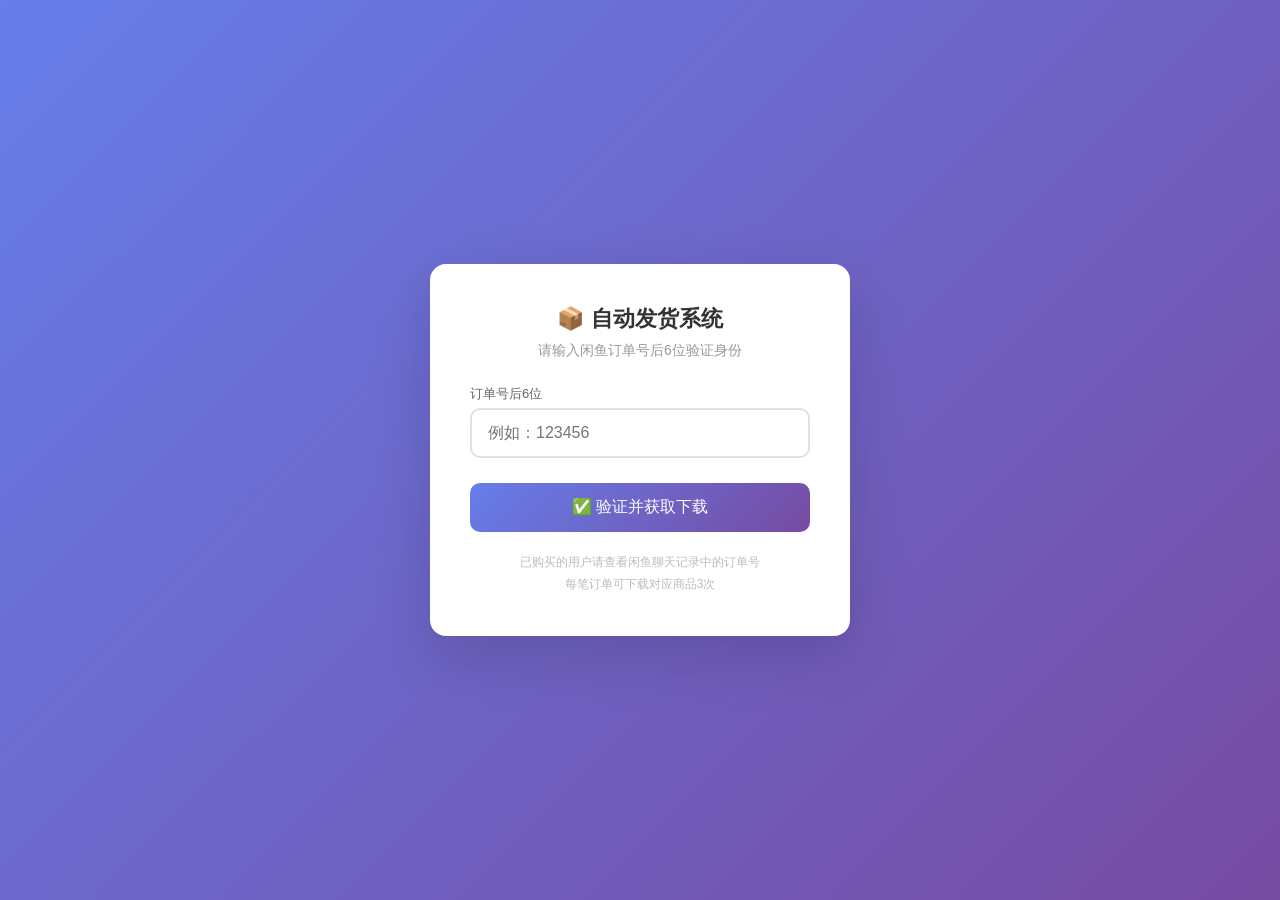
<file: index.html>
<!DOCTYPE html>
<html lang="zh-CN">
<head>
<meta charset="UTF-8">
<meta name="viewport" content="width=device-width, initial-scale=1.0">
<title>自动发货 - 输入订单号下载</title>
<style>
* { margin: 0; padding: 0; box-sizing: border-box; }
body { font-family: -apple-system, 'PingFang SC', 'Microsoft YaHei', sans-serif; background: linear-gradient(135deg, #667eea 0%, #764ba2 100%); min-height: 100vh; padding: 20px; display: flex; align-items: center; justify-content: center; }
.card { background: white; border-radius: 16px; padding: 40px; max-width: 420px; width: 100%; box-shadow: 0 20px 60px rgba(0,0,0,0.15); text-align: center; }
h1 { font-size: 22px; color: #333; margin-bottom: 8px; }
.subtitle { color: #999; font-size: 14px; margin-bottom: 25px; }
.input-group { margin: 15px 0; text-align: left; }
.input-group label { font-size: 13px; color: #666; display: block; margin-bottom: 5px; }
.input-group input { width: 100%; padding: 14px 16px; border: 2px solid #e0e0e0; border-radius: 10px; font-size: 16px; outline: none; transition: 0.2s; }
.input-group input:focus { border-color: #667eea; }
.btn { width: 100%; padding: 14px; background: linear-gradient(135deg, #667eea, #764ba2); color: white; border: none; border-radius: 10px; font-size: 16px; cursor: pointer; margin-top: 10px; }
.btn:hover { opacity: 0.9; }
.hidden { display: none; }
#productList { margin-top: 20px; }
.product-item { background: #f8f9fa; border-radius: 12px; padding: 20px; margin: 12px 0; text-align: left; display: flex; justify-content: space-between; align-items: center; }
.product-item .info h3 { font-size: 15px; margin-bottom: 4px; }
.product-item .info .price { color: #ff4757; font-weight: bold; font-size: 16px; }
.product-item .info .desc { color: #999; font-size: 12px; }
.dl-btn { background: #ff4757; color: white; padding: 8px 20px; border-radius: 8px; text-decoration: none; font-size: 13px; }
.dl-btn:hover { opacity: 0.9; }
.err { color: #ff4757; font-size: 13px; margin-top: 8px; }
.success { color: #00b894; font-size: 14px; margin-top: 8px; }
.help-text { font-size: 12px; color: #bbb; margin-top: 20px; line-height: 1.8; }
</style>
</head>
<body>
<div class="card" id="app">
    <h1>📦 自动发货系统</h1>
    <p class="subtitle">请输入闲鱼订单号后6位验证身份</p>
    
    <div class="input-group">
        <label>订单号后6位</label>
        <input type="text" id="orderInput" placeholder="例如：123456" maxlength="6" inputmode="numeric">
    </div>
    <button class="btn" onclick="verifyOrder()">✅ 验证并获取下载</button>
    <div id="error" class="err hidden"></div>
    
    <div id="productList" class="hidden">
        <p class="success">✅ 验证成功！请选择商品下载：</p>
        <div id="products"></div>
    </div>
    
    <div class="help-text">
        已购买的用户请查看闲鱼聊天记录中的订单号<br>
        每笔订单可下载对应商品3次
    </div>
</div>

<script>
// 已购买订单号列表（手动添加）
const VALID_ORDERS = ['000000']; // 测试用

// 商品列表
const PRODUCTS = [
    {
        id: 'ai-prompts',
        name: '🤖 AI提示词大师 v2.0',
        price: '¥2.99',
        desc: '100+精选ChatGPT提示词，覆盖10大场景',
        file: 'ai-prompts-v1.0.zip',
        codes: ['AI001'] // 备用下载码
    },
    {
        id: 'resume',
        name: '📄 精美简历模板包',
        price: '¥4.99',
        desc: '3款风格简历模板，适配各类岗位',
        file: '简历模板包-v1.0.zip',
        codes: ['RES001']
    },
    {
        id: 'excel',
        name: '📊 Excel函数公式大全',
        price: '¥4.99',
        desc: '100+函数详解+5个实用模板',
        file: 'Excel函数公式大全-v1.0.zip',
        codes: ['EXC001']
    }
];

function verifyOrder() {
    var input = document.getElementById('orderInput').value.trim();
    var error = document.getElementById('error');
    
    if (input.length < 4) {
        error.textContent = '请输入完整的订单号后6位';
        error.classList.remove('hidden');
        document.getElementById('productList').classList.add('hidden');
        return;
    }
    
    // Check if order is valid
    if (VALID_ORDERS.indexOf(input) >= 0) {
        error.classList.add('hidden');
        showProducts();
    } else {
        error.textContent = '订单号未找到，请检查输入。已购买请联系卖家确认订单号。';
        error.classList.remove('hidden');
        document.getElementById('productList').classList.add('hidden');
    }
}

function showProducts() {
    var container = document.getElementById('products');
    container.innerHTML = '';
    
    PRODUCTS.forEach(function(p) {
        container.innerHTML += '<div class="product-item">' +
            '<div class="info"><h3>' + p.name + '</h3>' +
            '<div class="price">' + p.price + '</div>' +
            '<div class="desc">' + p.desc + '</div></div>' +
            '<a class="dl-btn" href="' + p.file + '" download>📥 下载</a>' +
            '</div>';
    });
    
    document.getElementById('productList').classList.remove('hidden');
}
</script>
</body></html>
</file>
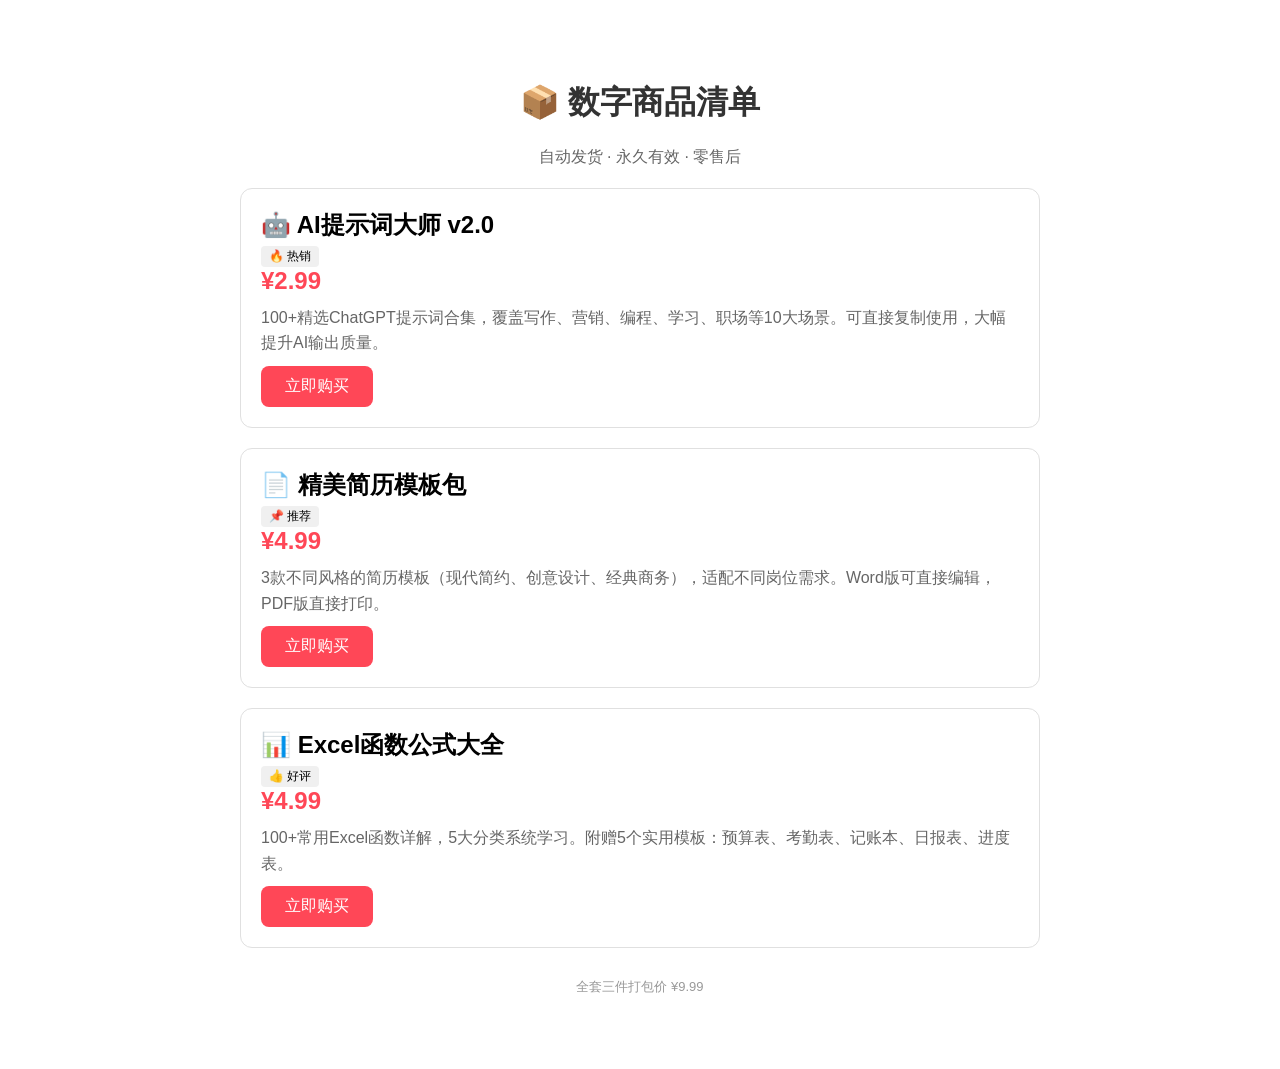
<file: product-catalog.html>
<!DOCTYPE html>
<html lang="zh-CN">
<head><meta charset="UTF-8"><title>数字商品目录 - 自动发货</title>
<style>
body { font-family: 'PingFang SC', sans-serif; max-width: 800px; margin: 40px auto; padding: 20px; }
h1 { text-align: center; color: #333; }
.card { border: 1px solid #e0e0e0; border-radius: 12px; padding: 20px; margin: 20px 0; }
.card h2 { margin: 0 0 5px 0; }
.card .price { font-size: 24px; color: #ff4757; font-weight: bold; }
.card .desc { color: #666; margin: 10px 0; line-height: 1.6; }
.card .btn { display: inline-block; background: #ff4757; color: white; padding: 10px 24px; border-radius: 8px; text-decoration: none; }
.card .tag { display: inline-block; background: #f0f0f0; padding: 2px 8px; border-radius: 4px; font-size: 12px; margin-right: 5px; }
</style></head>
<body>
<h1>📦 数字商品清单</h1>
<p style="text-align:center;color:#666;">自动发货 · 永久有效 · 零售后</p>

<div class="card">
<h2>🤖 AI提示词大师 v2.0</h2>
<div class="tag">🔥 热销</div>
<div class="price">¥2.99</div>
<div class="desc">100+精选ChatGPT提示词合集，覆盖写作、营销、编程、学习、职场等10大场景。可直接复制使用，大幅提升AI输出质量。</div>
<a class="btn" href="#">立即购买</a>
</div>

<div class="card">
<h2>📄 精美简历模板包</h2>
<div class="tag">📌 推荐</div>
<div class="price">¥4.99</div>
<div class="desc">3款不同风格的简历模板（现代简约、创意设计、经典商务），适配不同岗位需求。Word版可直接编辑，PDF版直接打印。</div>
<a class="btn" href="#">立即购买</a>
</div>

<div class="card">
<h2>📊 Excel函数公式大全</h2>
<div class="tag">👍 好评</div>
<div class="price">¥4.99</div>
<div class="desc">100+常用Excel函数详解，5大分类系统学习。附赠5个实用模板：预算表、考勤表、记账本、日报表、进度表。</div>
<a class="btn" href="#">立即购买</a>
</div>

<p style="text-align:center;color:#999;font-size:13px;margin-top:30px;">全套三件打包价 ¥9.99</p>
</body></html>
</file>
